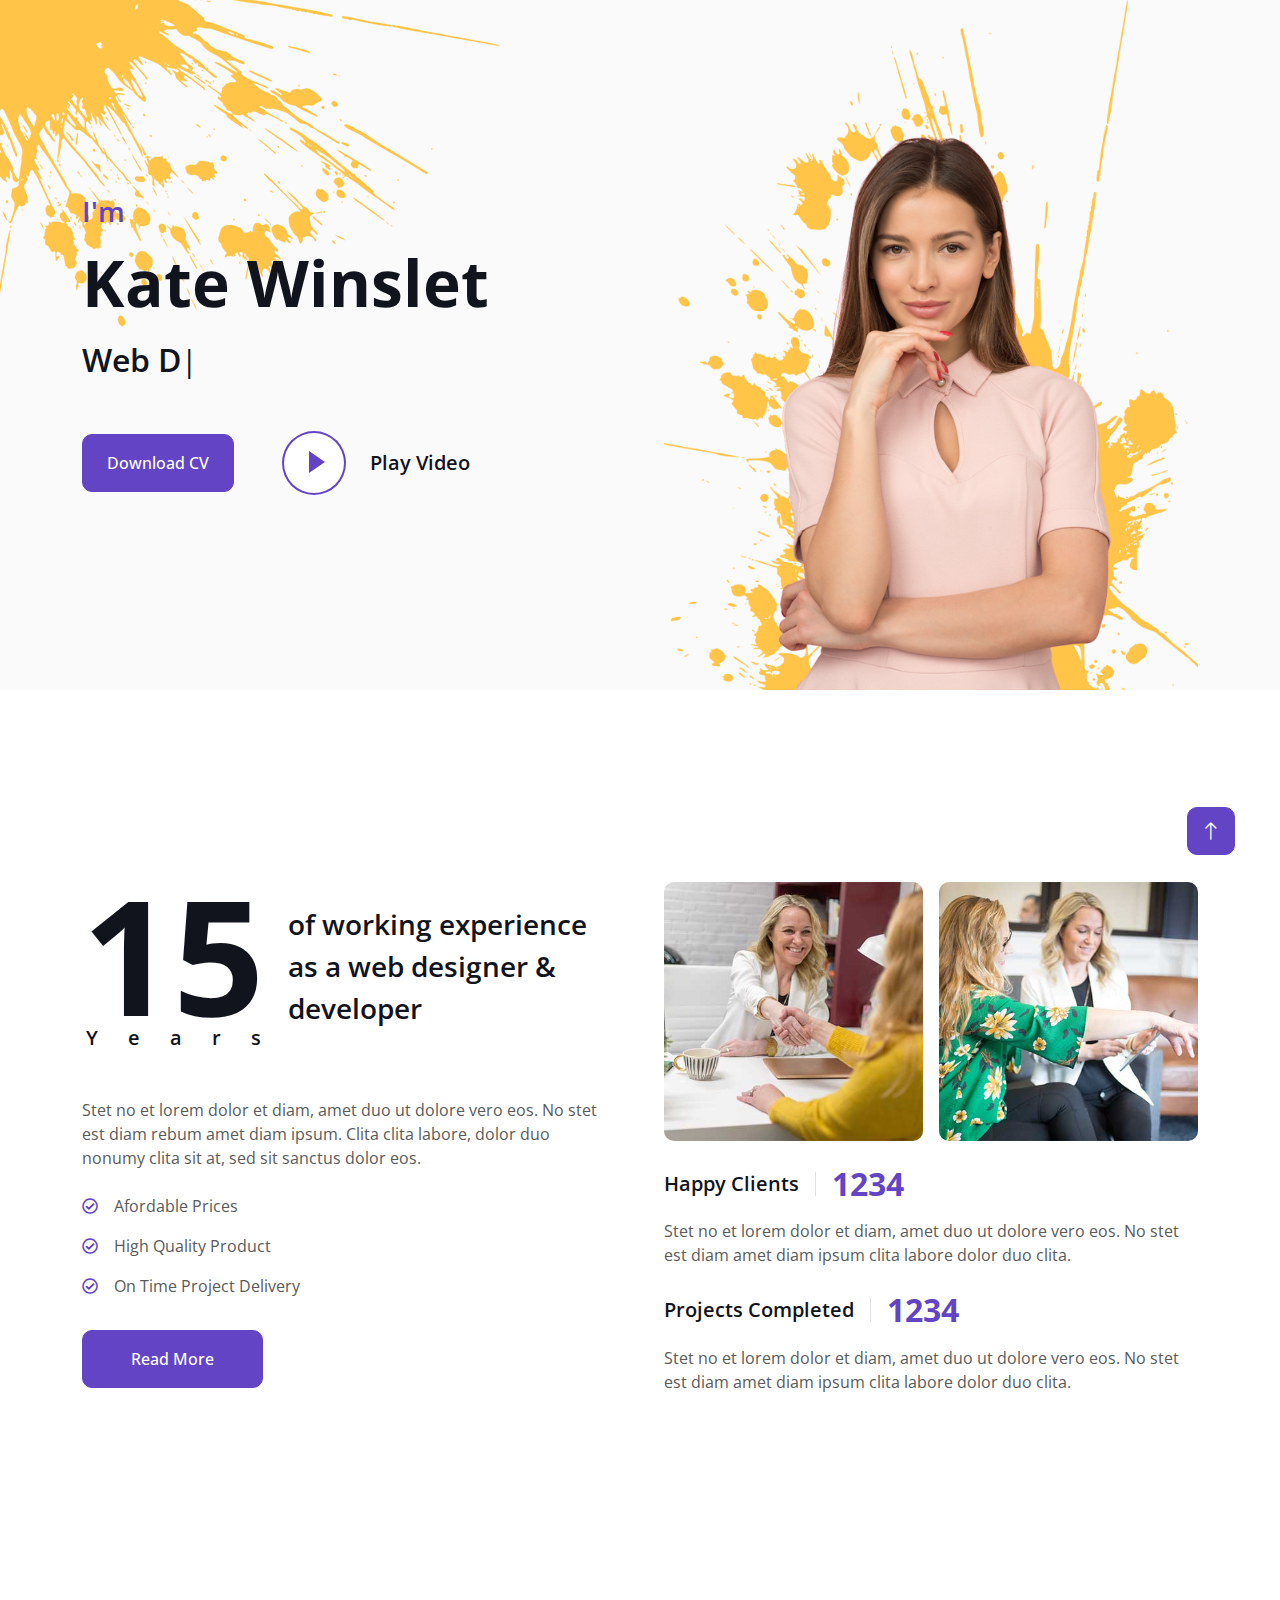
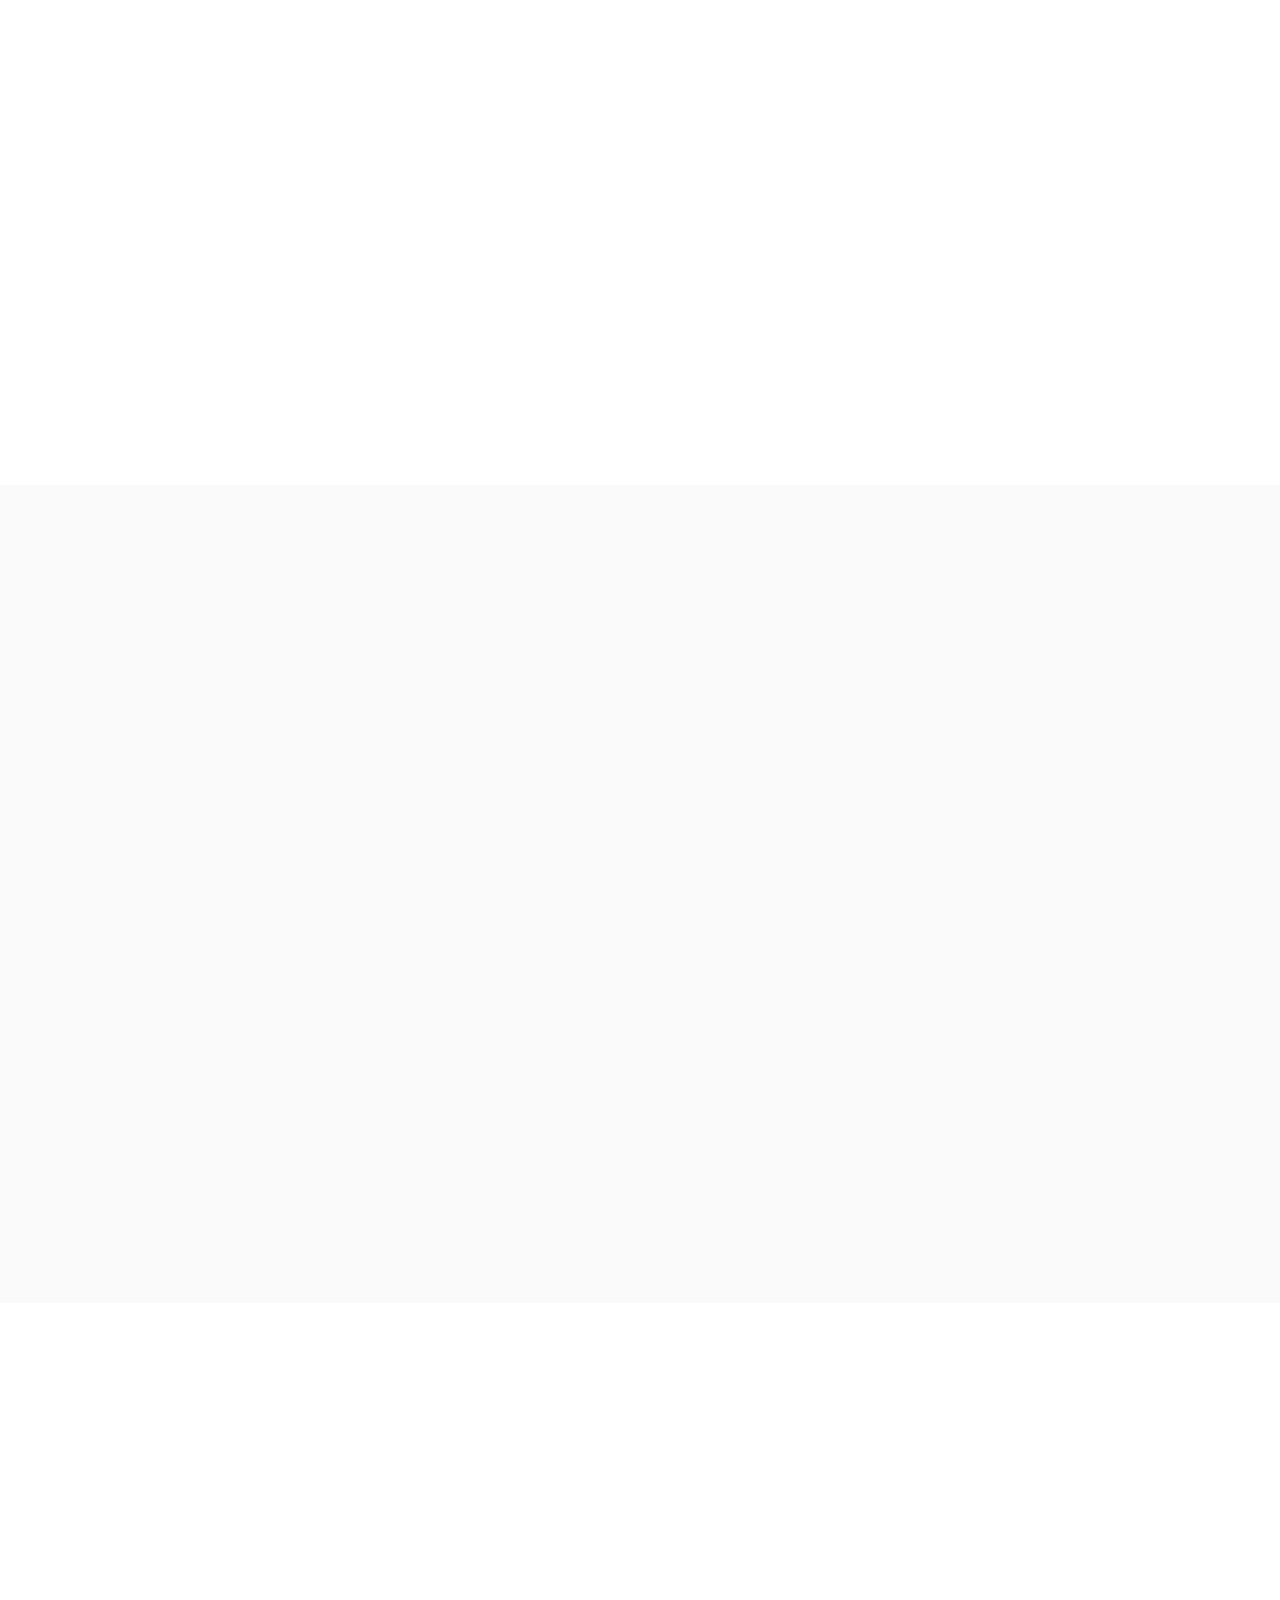
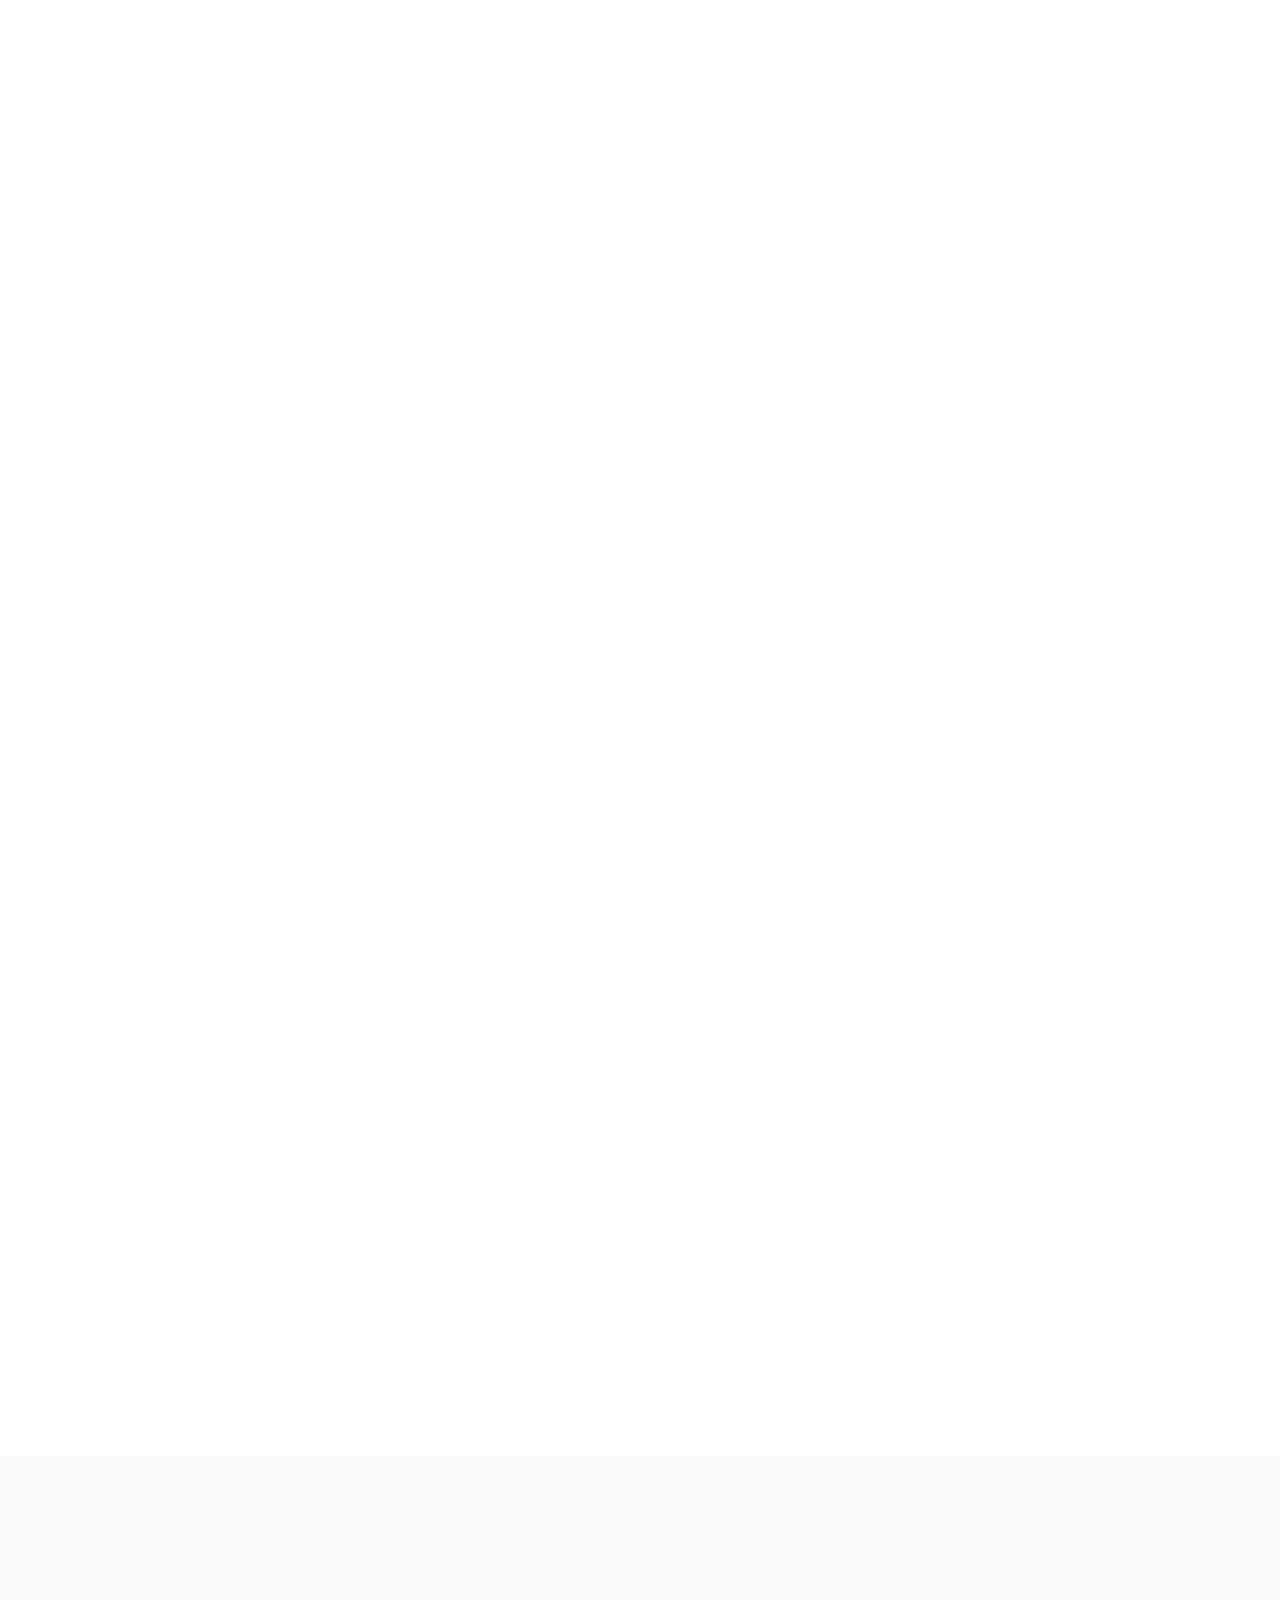
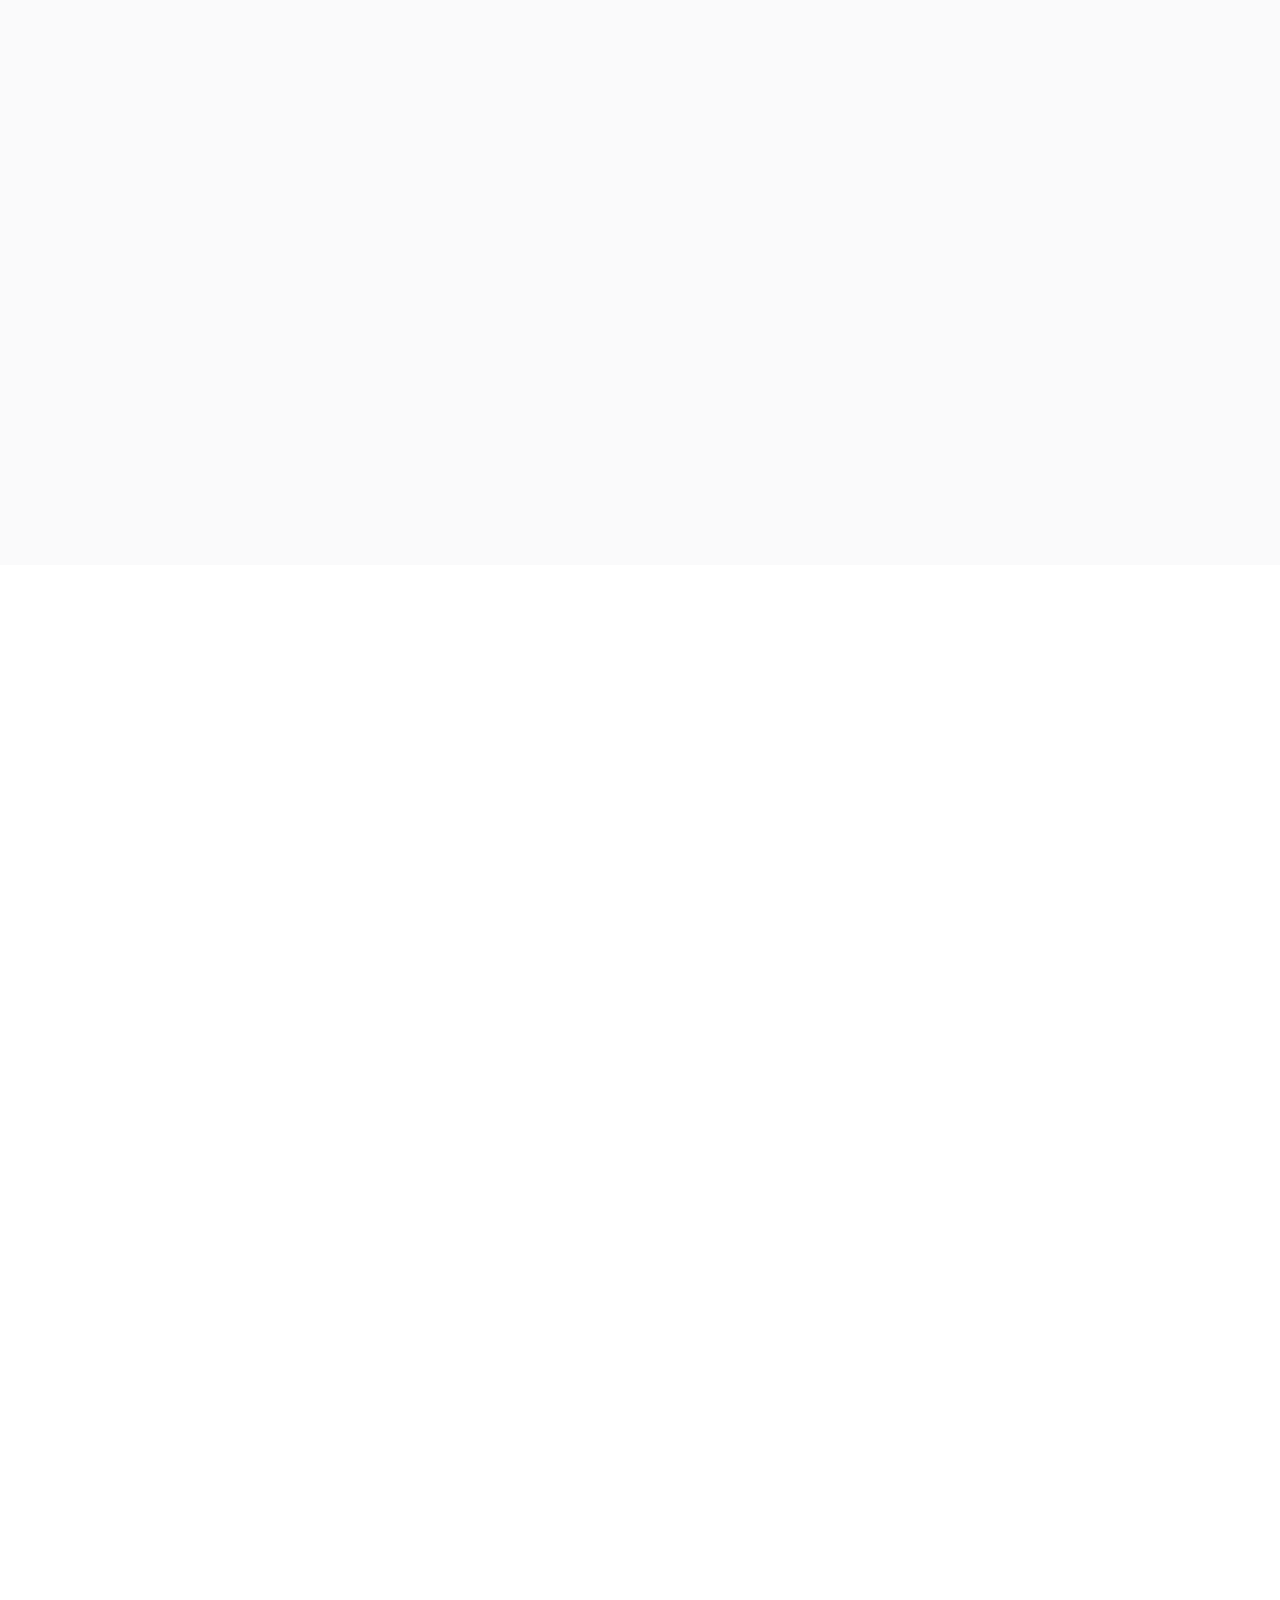
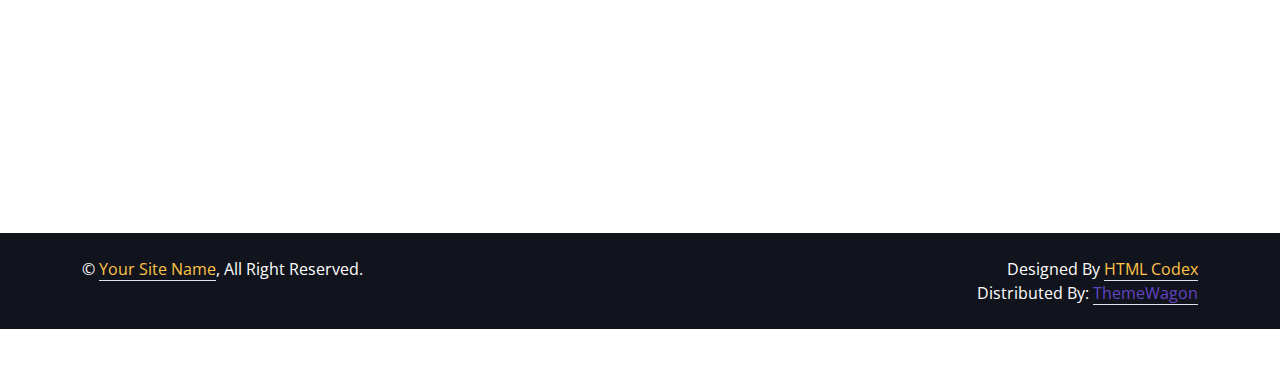
<file: static/proman-1.0.0/index.html>
<!DOCTYPE html>
<html lang="en">

<head>
    <meta charset="utf-8">
    <title>ProMan - Personal Portfolio HTML Template</title>
    <meta content="width=device-width, initial-scale=1.0" name="viewport">
    <meta content="" name="keywords">
    <meta content="" name="description">

    <!-- Favicon -->
    <link href="img/favicon.ico" rel="icon">

    <!-- Google Web Fonts -->
    <link rel="preconnect" href="https://fonts.googleapis.com">
    <link rel="preconnect" href="https://fonts.gstatic.com" crossorigin>
    <link href="https://fonts.googleapis.com/css2?family=Open+Sans:wght@400;500;600;700;800&display=swap" rel="stylesheet"> 

    <!-- Icon Font Stylesheet -->
    <link href="https://cdnjs.cloudflare.com/ajax/libs/font-awesome/5.10.0/css/all.min.css" rel="stylesheet">
    <link href="https://cdn.jsdelivr.net/npm/bootstrap-icons@1.4.1/font/bootstrap-icons.css" rel="stylesheet">

    <!-- Libraries Stylesheet -->
    <link href="lib/animate/animate.min.css" rel="stylesheet">
    <link href="lib/lightbox/css/lightbox.min.css" rel="stylesheet">
    <link href="lib/owlcarousel/assets/owl.carousel.min.css" rel="stylesheet">

    <!-- Customized Bootstrap Stylesheet -->
    <link href="css/bootstrap.min.css" rel="stylesheet">

    <!-- Template Stylesheet -->
    <link href="css/style.css" rel="stylesheet">
</head>

<body data-bs-spy="scroll" data-bs-target=".navbar" data-bs-offset="51">
    <!-- Spinner Start -->
    <div id="spinner" class="show bg-white position-fixed translate-middle w-100 vh-100 top-50 start-50 d-flex align-items-center justify-content-center">
        <div class="spinner-border text-primary" style="width: 3rem; height: 3rem;" role="status">
            <span class="sr-only">Loading...</span>
        </div>
    </div>
    <!-- Spinner End -->


    <!-- Navbar Start -->
    <nav class="navbar navbar-expand-lg bg-white navbar-light fixed-top shadow py-lg-0 px-4 px-lg-5 wow fadeIn" data-wow-delay="0.1s">
        <a href="index.html" class="navbar-brand d-block d-lg-none">
            <h1 class="text-primary fw-bold m-0">ProMan</h1>
        </a>
        <button type="button" class="navbar-toggler" data-bs-toggle="collapse" data-bs-target="#navbarCollapse">
            <span class="navbar-toggler-icon"></span>
        </button>
        <div class="collapse navbar-collapse justify-content-between py-4 py-lg-0" id="navbarCollapse">
            <div class="navbar-nav ms-auto py-0">
                <a href="#home" class="nav-item nav-link active">Home</a>
                <a href="#about" class="nav-item nav-link">About</a>
                <a href="#skill" class="nav-item nav-link">Skills</a>
                <a href="#service" class="nav-item nav-link">Services</a>
            </div>
            <a href="index.html" class="navbar-brand bg-secondary py-3 px-4 mx-3 d-none d-lg-block">
                <h1 class="text-primary fw-bold m-0">ProMan</h1>
            </a>
            <div class="navbar-nav me-auto py-0">
                <a href="#project" class="nav-item nav-link">Projects</a>
                <a href="#team" class="nav-item nav-link">Team</a>
                <a href="#testimonial" class="nav-item nav-link">Testimonial</a>
                <a href="#contact" class="nav-item nav-link">Contact</a>
            </div>
        </div>
    </nav>
    <!-- Navbar End -->


    <!-- Header Start -->
    <div class="container-fluid bg-light my-6 mt-0" id="home">
        <div class="container">
            <div class="row g-5 align-items-center">
                <div class="col-lg-6 py-6 pb-0 pt-lg-0">
                    <h3 class="text-primary mb-3">I'm</h3>
                    <h1 class="display-3 mb-3">Kate Winslet</h1>
                    <h2 class="typed-text-output d-inline"></h2>
                    <div class="typed-text d-none">Web Designer, Web Developer, Front End Developer, Apps Designer, Apps Developer</div>
                    <div class="d-flex align-items-center pt-5">
                        <a href="" class="btn btn-primary py-3 px-4 me-5">Download CV</a>
                        <button type="button" class="btn-play" data-bs-toggle="modal"
                            data-src="https://www.youtube.com/embed/DWRcNpR6Kdc" data-bs-target="#videoModal">
                            <span></span>
                        </button>
                        <h5 class="ms-4 mb-0 d-none d-sm-block">Play Video</h5>
                    </div>
                </div>
                <div class="col-lg-6">
                    <img class="img-fluid" src="img/profile.png" alt="">
                </div>
            </div>
        </div>
    </div>
    <!-- Header End -->


    <!-- Video Modal Start -->
    <div class="modal modal-video fade" id="videoModal" tabindex="-1" aria-labelledby="exampleModalLabel" aria-hidden="true">
        <div class="modal-dialog">
            <div class="modal-content rounded-0">
                <div class="modal-header">
                    <h3 class="modal-title" id="exampleModalLabel">Youtube Video</h3>
                    <button type="button" class="btn-close" data-bs-dismiss="modal" aria-label="Close"></button>
                </div>
                <div class="modal-body">
                    <!-- 16:9 aspect ratio -->
                    <div class="ratio ratio-16x9">
                        <iframe class="embed-responsive-item" src="" id="video" allowfullscreen allowscriptaccess="always"
                            allow="autoplay"></iframe>
                    </div>
                </div>
            </div>
        </div>
    </div>
    <!-- Video Modal End -->


    <!-- About Start -->
    <div class="container-xxl py-6" id="about">
        <div class="container">
            <div class="row g-5">
                <div class="col-lg-6 wow fadeInUp" data-wow-delay="0.1s">
                    <div class="d-flex align-items-center mb-5">
                        <div class="years flex-shrink-0 text-center me-4">
                            <h1 class="display-1 mb-0">15</h1>
                            <h5 class="mb-0">Years</h5>
                        </div>
                        <h3 class="lh-base mb-0">of working experience as a web designer & developer</h3>
                    </div>
                    <p class="mb-4">Stet no et lorem dolor et diam, amet duo ut dolore vero eos. No stet est diam rebum amet diam ipsum. Clita clita labore, dolor duo nonumy clita sit at, sed sit sanctus dolor eos.</p>
                    <p class="mb-3"><i class="far fa-check-circle text-primary me-3"></i>Afordable Prices</p>
                    <p class="mb-3"><i class="far fa-check-circle text-primary me-3"></i>High Quality Product</p>
                    <p class="mb-3"><i class="far fa-check-circle text-primary me-3"></i>On Time Project Delivery</p>
                    <a class="btn btn-primary py-3 px-5 mt-3" href="">Read More</a>
                </div>
                <div class="col-lg-6 wow fadeInUp" data-wow-delay="0.5s">
                    <div class="row g-3 mb-4">
                        <div class="col-sm-6">
                            <img class="img-fluid rounded" src="img/about-1.jpg" alt="">
                        </div>
                        <div class="col-sm-6">
                            <img class="img-fluid rounded" src="img/about-2.jpg" alt="">
                        </div>
                    </div>
                    <div class="d-flex align-items-center mb-3">
                        <h5 class="border-end pe-3 me-3 mb-0">Happy Clients</h5>
                        <h2 class="text-primary fw-bold mb-0" data-toggle="counter-up">1234</h2>
                    </div>
                    <p class="mb-4">Stet no et lorem dolor et diam, amet duo ut dolore vero eos. No stet est diam amet diam ipsum clita labore dolor duo clita.</p>
                    <div class="d-flex align-items-center mb-3">
                        <h5 class="border-end pe-3 me-3 mb-0">Projects Completed</h5>
                        <h2 class="text-primary fw-bold mb-0" data-toggle="counter-up">1234</h2>
                    </div>
                    <p class="mb-0">Stet no et lorem dolor et diam, amet duo ut dolore vero eos. No stet est diam amet diam ipsum clita labore dolor duo clita.</p>
                </div>
            </div>
        </div>
    </div>
    <!-- About End -->


    <!-- Expertise Start -->
    <div class="container-xxl py-6 pb-5" id="skill">
        <div class="container">
            <div class="row g-5">
                <div class="col-lg-6 wow fadeInUp" data-wow-delay="0.1s">
                    <h1 class="display-5 mb-5">Skills & Experience</h1>
                    <p class="mb-4">Stet no et lorem dolor et diam, amet duo ut dolore vero eos. No stet est diam rebum amet diam ipsum clita dolor duo clita sit.</p>
                    <h3 class="mb-4">My Skills</h3>
                    <div class="row align-items-center">
                        <div class="col-md-6">
                            <div class="skill mb-4">
                                <div class="d-flex justify-content-between">
                                    <h6 class="font-weight-bold">HTML</h6>
                                    <h6 class="font-weight-bold">95%</h6>
                                </div>
                                <div class="progress">
                                    <div class="progress-bar bg-primary" role="progressbar" aria-valuenow="95" aria-valuemin="0" aria-valuemax="100"></div>
                                </div>
                            </div>
                            <div class="skill mb-4">
                                <div class="d-flex justify-content-between">
                                    <h6 class="font-weight-bold">CSS</h6>
                                    <h6 class="font-weight-bold">85%</h6>
                                </div>
                                <div class="progress">
                                    <div class="progress-bar bg-warning" role="progressbar" aria-valuenow="85" aria-valuemin="0" aria-valuemax="100"></div>
                                </div>
                            </div>
                            <div class="skill mb-4">
                                <div class="d-flex justify-content-between">
                                    <h6 class="font-weight-bold">PHP</h6>
                                    <h6 class="font-weight-bold">90%</h6>
                                </div>
                                <div class="progress">
                                    <div class="progress-bar bg-danger" role="progressbar" aria-valuenow="90" aria-valuemin="0" aria-valuemax="100"></div>
                                </div>
                            </div>
                        </div>
                        <div class="col-md-6">
                            <div class="skill mb-4">
                                <div class="d-flex justify-content-between">
                                    <h6 class="font-weight-bold">Javascript</h6>
                                    <h6 class="font-weight-bold">90%</h6>
                                </div>
                                <div class="progress">
                                    <div class="progress-bar bg-danger" role="progressbar" aria-valuenow="90" aria-valuemin="0" aria-valuemax="100"></div>
                                </div>
                            </div>
                            <div class="skill mb-4">
                                <div class="d-flex justify-content-between">
                                    <h6 class="font-weight-bold">Angular JS</h6>
                                    <h6 class="font-weight-bold">95%</h6>
                                </div>
                                <div class="progress">
                                    <div class="progress-bar bg-dark" role="progressbar" aria-valuenow="95" aria-valuemin="0" aria-valuemax="100"></div>
                                </div>
                            </div>
                            <div class="skill mb-4">
                                <div class="d-flex justify-content-between">
                                    <h6 class="font-weight-bold">Wordpress</h6>
                                    <h6 class="font-weight-bold">85%</h6>
                                </div>
                                <div class="progress">
                                    <div class="progress-bar bg-info" role="progressbar" aria-valuenow="85" aria-valuemin="0" aria-valuemax="100"></div>
                                </div>
                            </div>
                        </div>
                    </div>
                </div>
                <div class="col-lg-6 wow fadeInUp" data-wow-delay="0.5s">
                    <ul class="nav nav-pills rounded border border-2 border-primary mb-5">
                        <li class="nav-item w-50">
                            <button class="nav-link w-100 py-3 fs-5 active" data-bs-toggle="pill" href="#tab-1">Experience</button>
                        </li>
                        <li class="nav-item w-50">
                            <button class="nav-link w-100 py-3 fs-5" data-bs-toggle="pill" href="#tab-2">Education</button>
                        </li>
                    </ul>
                    <div class="tab-content">
                        <div id="tab-1" class="tab-pane fade show p-0 active">
                            <div class="row gy-5 gx-4">
                                <div class="col-sm-6">
                                    <h5>UI Designer</h5>
                                    <hr class="text-primary my-2">
                                    <p class="text-primary mb-1">2000 - 2045</p>
                                    <h6 class="mb-0">Apex Software Inc</h6>
                                </div>
                                <div class="col-sm-6">
                                    <h5>Product Designer</h5>
                                    <hr class="text-primary my-2">
                                    <p class="text-primary mb-1">2000 - 2045</p>
                                    <h6 class="mb-0">Apex Software Inc</h6>
                                </div>
                                <div class="col-sm-6">
                                    <h5>Web Designer</h5>
                                    <hr class="text-primary my-2">
                                    <p class="text-primary mb-1">2000 - 2045</p>
                                    <h6 class="mb-0">Apex Software Inc</h6>
                                </div>
                                <div class="col-sm-6">
                                    <h5>Apps Designer</h5>
                                    <hr class="text-primary my-2">
                                    <p class="text-primary mb-1">2000 - 2045</p>
                                    <h6 class="mb-0">Apex Software Inc</h6>
                                </div>
                            </div>
                        </div>
                        <div id="tab-2" class="tab-pane fade show p-0">
                            <div class="row gy-5 gx-4">
                                <div class="col-sm-6">
                                    <h5>UI Design Course</h5>
                                    <hr class="text-primary my-2">
                                    <p class="text-primary mb-1">2000 - 2045</p>
                                    <h6 class="mb-0">Cambridge University</h6>
                                </div>
                                <div class="col-sm-6">
                                    <h5>IOS Development</h5>
                                    <hr class="text-primary my-2">
                                    <p class="text-primary mb-1">2000 - 2045</p>
                                    <h6 class="mb-0">Cambridge University</h6>
                                </div>
                                <div class="col-sm-6">
                                    <h5>Web Design</h5>
                                    <hr class="text-primary my-2">
                                    <p class="text-primary mb-1">2000 - 2045</p>
                                    <h6 class="mb-0">Cambridge University</h6>
                                </div>
                                <div class="col-sm-6">
                                    <h5>Apps Design</h5>
                                    <hr class="text-primary my-2">
                                    <p class="text-primary mb-1">2000 - 2045</p>
                                    <h6 class="mb-0">Cambridge University</h6>
                                </div>
                            </div>
                        </div>
                    </div>
                </div>
            </div>
        </div>
    </div>
    <!-- Expertise End -->


    <!-- Service Start -->
    <div class="container-fluid bg-light my-5 py-6" id="service">
        <div class="container">
            <div class="row g-5 mb-5 wow fadeInUp" data-wow-delay="0.1s">
                <div class="col-lg-6">
                    <h1 class="display-5 mb-0">My Services</h1>
                </div>
                <div class="col-lg-6 text-lg-end">
                    <a class="btn btn-primary py-3 px-5" href="">Hire Me</a>
                </div>
            </div>
            <div class="row g-4">
                <div class="col-lg-6 wow fadeInUp" data-wow-delay="0.1s">
                    <div class="service-item d-flex flex-column flex-sm-row bg-white rounded h-100 p-4 p-lg-5">
                        <div class="bg-icon flex-shrink-0 mb-3">
                            <i class="fa fa-crop-alt fa-2x text-dark"></i>
                        </div>
                        <div class="ms-sm-4">
                            <h4 class="mb-3">Creative Design</h4>
                            <h6 class="mb-3">Start from <span class="text-primary">$199</span></h6>
                            <span>Stet lorem dolor diam amet vero eos. No stet est diam amet diam ipsum. Clita dolor duo clita sit sed sit dolor eos.</span>
                        </div>
                    </div>
                </div>
                <div class="col-lg-6 wow fadeInUp" data-wow-delay="0.3s">
                    <div class="service-item d-flex flex-column flex-sm-row bg-white rounded h-100 p-4 p-lg-5">
                        <div class="bg-icon flex-shrink-0 mb-3">
                            <i class="fa fa-code-branch fa-2x text-dark"></i>
                        </div>
                        <div class="ms-sm-4">
                            <h4 class="mb-3">Graphic Design</h4>
                            <h6 class="mb-3">Start from <span class="text-primary">$199</span></h6>
                            <span>Stet lorem dolor diam amet vero eos. No stet est diam amet diam ipsum. Clita dolor duo clita sit sed sit dolor eos.</span>
                        </div>
                    </div>
                </div>
                <div class="col-lg-6 wow fadeInUp" data-wow-delay="0.1s">
                    <div class="service-item d-flex flex-column flex-sm-row bg-white rounded h-100 p-4 p-lg-5">
                        <div class="bg-icon flex-shrink-0 mb-3">
                            <i class="fa fa-code fa-2x text-dark"></i>
                        </div>
                        <div class="ms-sm-4">
                            <h4 class="mb-3">Web Design</h4>
                            <h6 class="mb-3">Start from <span class="text-primary">$199</span></h6>
                            <span>Stet lorem dolor diam amet vero eos. No stet est diam amet diam ipsum. Clita dolor duo clita sit sed sit dolor eos.</span>
                        </div>
                    </div>
                </div>
                <div class="col-lg-6 wow fadeInUp" data-wow-delay="0.3s">
                    <div class="service-item d-flex flex-column flex-sm-row bg-white rounded h-100 p-4 p-lg-5">
                        <div class="bg-icon flex-shrink-0 mb-3">
                            <i class="fa fa-laptop-code fa-2x text-dark"></i>
                        </div>
                        <div class="ms-sm-4">
                            <h4 class="mb-3">UI/UX Design</h4>
                            <h6 class="mb-3">Start from <span class="text-primary">$199</span></h6>
                            <span>Stet lorem dolor diam amet vero eos. No stet est diam amet diam ipsum. Clita dolor duo clita sit sed sit dolor eos.</span>
                        </div>
                    </div>
                </div>
            </div>
        </div>
    </div>
    <!-- Service End -->


    <!-- Projects Start -->
    <div class="container-xxl py-6 pt-5" id="project">
        <div class="container">
            <div class="row g-5 mb-5 align-items-center wow fadeInUp" data-wow-delay="0.1s">
                <div class="col-lg-6">
                    <h1 class="display-5 mb-0">My Projects</h1>
                </div>
                <div class="col-lg-6 text-lg-end">
                    <ul class="list-inline mx-n3 mb-0" id="portfolio-flters">
                        <li class="mx-3 active" data-filter="*">All Projects</li>
                        <li class="mx-3" data-filter=".first">UI/UX Design</li>
                        <li class="mx-3" data-filter=".second">Graphic Design</li>
                    </ul>
                </div>
            </div>
            <div class="row g-4 portfolio-container wow fadeInUp" data-wow-delay="0.1s">
                <div class="col-lg-4 col-md-6 portfolio-item first">
                    <div class="portfolio-img rounded overflow-hidden">
                        <img class="img-fluid" src="img/project-1.jpg" alt="">
                        <div class="portfolio-btn">
                            <a class="btn btn-lg-square btn-outline-secondary border-2 mx-1" href="img/project-1.jpg" data-lightbox="portfolio"><i class="fa fa-eye"></i></a>
                            <a class="btn btn-lg-square btn-outline-secondary border-2 mx-1" href=""><i class="fa fa-link"></i></a>
                        </div>
                    </div>
                </div>
                <div class="col-lg-4 col-md-6 portfolio-item second">
                    <div class="portfolio-img rounded overflow-hidden">
                        <img class="img-fluid" src="img/project-2.jpg" alt="">
                        <div class="portfolio-btn">
                            <a class="btn btn-lg-square btn-outline-secondary border-2 mx-1" href="img/project-2.jpg" data-lightbox="portfolio"><i class="fa fa-eye"></i></a>
                            <a class="btn btn-lg-square btn-outline-secondary border-2 mx-1" href=""><i class="fa fa-link"></i></a>
                        </div>
                    </div>
                </div>
                <div class="col-lg-4 col-md-6 portfolio-item first">
                    <div class="portfolio-img rounded overflow-hidden">
                        <img class="img-fluid" src="img/project-3.jpg" alt="">
                        <div class="portfolio-btn">
                            <a class="btn btn-lg-square btn-outline-secondary border-2 mx-1" href="img/project-3.jpg" data-lightbox="portfolio"><i class="fa fa-eye"></i></a>
                            <a class="btn btn-lg-square btn-outline-secondary border-2 mx-1" href=""><i class="fa fa-link"></i></a>
                        </div>
                    </div>
                </div>
                <div class="col-lg-4 col-md-6 portfolio-item second">
                    <div class="portfolio-img rounded overflow-hidden">
                        <img class="img-fluid" src="img/project-4.jpg" alt="">
                        <div class="portfolio-btn">
                            <a class="btn btn-lg-square btn-outline-secondary border-2 mx-1" href="img/project-4.jpg" data-lightbox="portfolio"><i class="fa fa-eye"></i></a>
                            <a class="btn btn-lg-square btn-outline-secondary border-2 mx-1" href=""><i class="fa fa-link"></i></a>
                        </div>
                    </div>
                </div>
                <div class="col-lg-4 col-md-6 portfolio-item first">
                    <div class="portfolio-img rounded overflow-hidden">
                        <img class="img-fluid" src="img/project-5.jpg" alt="">
                        <div class="portfolio-btn">
                            <a class="btn btn-lg-square btn-outline-secondary border-2 mx-1" href="img/project-5.jpg" data-lightbox="portfolio"><i class="fa fa-eye"></i></a>
                            <a class="btn btn-lg-square btn-outline-secondary border-2 mx-1" href=""><i class="fa fa-link"></i></a>
                        </div>
                    </div>
                </div>
                <div class="col-lg-4 col-md-6 portfolio-item second">
                    <div class="portfolio-img rounded overflow-hidden">
                        <img class="img-fluid" src="img/project-6.jpg" alt="">
                        <div class="portfolio-btn">
                            <a class="btn btn-lg-square btn-outline-secondary border-2 mx-1" href="img/project-6.jpg" data-lightbox="portfolio"><i class="fa fa-eye"></i></a>
                            <a class="btn btn-lg-square btn-outline-secondary border-2 mx-1" href=""><i class="fa fa-link"></i></a>
                        </div>
                    </div>
                </div>
            </div>
        </div>
    </div>
    <!-- Projects End -->


    <!-- Team Start -->
    <div class="container-xxl py-6 pb-5" id="team">
        <div class="container">
            <div class="row g-5 mb-5 wow fadeInUp" data-wow-delay="0.1s">
                <div class="col-lg-6">
                    <h1 class="display-5 mb-0">Team Members</h1>
                </div>
                <div class="col-lg-6 text-lg-end">
                    <a class="btn btn-primary py-3 px-5" href="">Contact Us</a>
                </div>
            </div>
            <div class="row g-4">
                <div class="col-lg-4 col-md-6 wow fadeInUp" data-wow-delay="0.1s">
                    <div class="team-item position-relative">
                        <img class="img-fluid rounded" src="img/team-1.jpg" alt="">
                        <div class="team-text bg-white rounded-end p-4">
                            <div>
                                <h5>Full Name</h5>
                                <span>Designer</span>
                            </div>
                            <i class="fa fa-arrow-right fa-2x text-primary"></i>
                        </div>
                    </div>
                </div>
                <div class="col-lg-4 col-md-6 wow fadeInUp" data-wow-delay="0.3s">
                    <div class="team-item position-relative">
                        <img class="img-fluid rounded" src="img/team-2.jpg" alt="">
                        <div class="team-text bg-white rounded-end p-4">
                            <div>
                                <h5>Full Name</h5>
                                <span>Designer</span>
                            </div>
                            <i class="fa fa-arrow-right fa-2x text-primary"></i>
                        </div>
                    </div>
                </div>
                <div class="col-lg-4 col-md-6 wow fadeInUp" data-wow-delay="0.5s">
                    <div class="team-item position-relative">
                        <img class="img-fluid rounded" src="img/team-3.jpg" alt="">
                        <div class="team-text bg-white rounded-end p-4">
                            <div>
                                <h5>Full Name</h5>
                                <span>Designer</span>
                            </div>
                            <i class="fa fa-arrow-right fa-2x text-primary"></i>
                        </div>
                    </div>
                </div>
            </div>
        </div>
    </div>
    <!-- Team End -->


    <!-- Testimonial Start -->
    <div class="container-fluid bg-light py-5 my-5" id="testimonial">
        <div class="container-fluid py-5">
            <h1 class="display-5 text-center mb-5 wow fadeInUp" data-wow-delay="0.1s">Testimonial</h1>
            <div class="row justify-content-center">
                <div class="col-lg-3 d-none d-lg-block">
                    <div class="testimonial-left h-100">
                        <img class="img-fluid wow fadeIn" data-wow-delay="0.1s" src="img/testimonial-1.jpg" alt="">
                        <img class="img-fluid wow fadeIn" data-wow-delay="0.3s" src="img/testimonial-2.jpg" alt="">
                        <img class="img-fluid wow fadeIn" data-wow-delay="0.5s" src="img/testimonial-3.jpg" alt="">
                    </div>
                </div>
                <div class="col-lg-6 wow fadeInUp" data-wow-delay="0.5s">
                    <div class="owl-carousel testimonial-carousel">
                        <div class="testimonial-item text-center">
                            <div class="position-relative mb-5">
                                <img class="img-fluid rounded-circle border border-secondary p-2 mx-auto" src="img/testimonial-1.jpg" alt="">
                                <div class="testimonial-icon">
                                    <i class="fa fa-quote-left text-primary"></i>
                                </div>
                            </div>
                            <p class="fs-5 fst-italic">Dolores sed duo clita tempor justo dolor et stet lorem kasd labore dolore lorem ipsum. At lorem lorem magna ut et, nonumy et labore et tempor diam tempor erat.</p>
                            <hr class="w-25 mx-auto">
                            <h5>Client Name</h5>
                            <span>Profession</span>
                        </div>
                        <div class="testimonial-item text-center">
                            <div class="position-relative mb-5">
                                <img class="img-fluid rounded-circle border border-secondary p-2 mx-auto" src="img/testimonial-2.jpg" alt="">
                                <div class="testimonial-icon">
                                    <i class="fa fa-quote-left text-primary"></i>
                                </div>
                            </div>
                            <p class="fs-5 fst-italic">Dolores sed duo clita tempor justo dolor et stet lorem kasd labore dolore lorem ipsum. At lorem lorem magna ut et, nonumy et labore et tempor diam tempor erat.</p>
                            <hr class="w-25 mx-auto">
                            <h5>Client Name</h5>
                            <span>Profession</span>
                        </div>
                        <div class="testimonial-item text-center">
                            <div class="position-relative mb-5">
                                <img class="img-fluid rounded-circle border border-secondary p-2 mx-auto" src="img/testimonial-3.jpg" alt="">
                                <div class="testimonial-icon">
                                    <i class="fa fa-quote-left text-primary"></i>
                                </div>
                            </div>
                            <p class="fs-5 fst-italic">Dolores sed duo clita tempor justo dolor et stet lorem kasd labore dolore lorem ipsum. At lorem lorem magna ut et, nonumy et labore et tempor diam tempor erat.</p>
                            <hr class="w-25 mx-auto">
                            <h5>Client Name</h5>
                            <span>Profession</span>
                        </div>
                    </div>
                </div>
                <div class="col-lg-3 d-none d-lg-block">
                    <div class="testimonial-right h-100">
                        <img class="img-fluid wow fadeIn" data-wow-delay="0.1s" src="img/testimonial-1.jpg" alt="">
                        <img class="img-fluid wow fadeIn" data-wow-delay="0.3s" src="img/testimonial-2.jpg" alt="">
                        <img class="img-fluid wow fadeIn" data-wow-delay="0.5s" src="img/testimonial-3.jpg" alt="">
                    </div>
                </div>
            </div>
        </div>
    </div>
    <!-- Testimonial End -->


    <!-- Contact Start -->
    <div class="container-xxl pb-5" id="contact">
        <div class="container py-5">
            <div class="row g-5 mb-5 wow fadeInUp" data-wow-delay="0.1s">
                <div class="col-lg-6">
                    <h1 class="display-5 mb-0">Let's Work Together</h1>
                </div>
                <div class="col-lg-6 text-lg-end">
                    <a class="btn btn-primary py-3 px-5" href="">Say Hello</a>
                </div>
            </div>
            <div class="row g-5">
                <div class="col-lg-5 col-md-6 wow fadeInUp" data-wow-delay="0.1s">
                    <p class="mb-2">My office:</p>
                    <h3 class="fw-bold">123 Street, New York, USA</h3>
                    <hr class="w-100">
                    <p class="mb-2">Call me:</p>
                    <h3 class="fw-bold">+012 345 6789</h3>
                    <hr class="w-100">
                    <p class="mb-2">Mail me:</p>
                    <h3 class="fw-bold">info@example.com</h3>
                    <hr class="w-100">
                    <p class="mb-2">Follow me:</p>
                    <div class="d-flex pt-2">
                        <a class="btn btn-square btn-primary me-2" href=""><i class="fab fa-twitter"></i></a>
                        <a class="btn btn-square btn-primary me-2" href=""><i class="fab fa-facebook-f"></i></a>
                        <a class="btn btn-square btn-primary me-2" href=""><i class="fab fa-youtube"></i></a>
                        <a class="btn btn-square btn-primary me-2" href=""><i class="fab fa-linkedin-in"></i></a>
                    </div>
                </div>
                <div class="col-lg-7 col-md-6 wow fadeInUp" data-wow-delay="0.5s">
                    <p class="mb-4">The contact form is currently inactive. Get a functional and working contact form with Ajax & PHP in a few minutes. Just copy and paste the files, add a little code and you're done. <a href="https://htmlcodex.com/contact-form">Download Now</a>.</p>
                    <form>
                        <div class="row g-3">
                            <div class="col-md-6">
                                <div class="form-floating">
                                    <input type="text" class="form-control" id="name" placeholder="Your Name">
                                    <label for="name">Your Name</label>
                                </div>
                            </div>
                            <div class="col-md-6">
                                <div class="form-floating">
                                    <input type="email" class="form-control" id="email" placeholder="Your Email">
                                    <label for="email">Your Email</label>
                                </div>
                            </div>
                            <div class="col-12">
                                <div class="form-floating">
                                    <input type="text" class="form-control" id="subject" placeholder="Subject">
                                    <label for="subject">Subject</label>
                                </div>
                            </div>
                            <div class="col-12">
                                <div class="form-floating">
                                    <textarea class="form-control" placeholder="Leave a message here" id="message" style="height: 100px"></textarea>
                                    <label for="message">Message</label>
                                </div>
                            </div>
                            <div class="col-12">
                                <button class="btn btn-primary py-3 px-5" type="submit">Send Message</button>
                            </div>
                        </div>
                    </form>
                </div>
            </div>
        </div>
    </div>
    <!-- Contact End -->


    <!-- Map Start -->
    <div class="container-xxl pt-5 px-0 wow fadeInUp" data-wow-delay="0.1s">
        <div class="container-xxl pt-5 px-0">
            <div class="bg-dark">
                <iframe
                src="https://www.google.com/maps/embed?pb=!1m18!1m12!1m3!1d3001156.4288297426!2d-78.01371936852176!3d42.72876761954724!2m3!1f0!2f0!3f0!3m2!1i1024!2i768!4f13.1!3m3!1m2!1s0x4ccc4bf0f123a5a9%3A0xddcfc6c1de189567!2sNew%20York%2C%20USA!5e0!3m2!1sen!2sbd!4v1603794290143!5m2!1sen!2sbd"
                frameborder="0" style="width: 100%; height: 450px; border:0;" allowfullscreen="" aria-hidden="false"
                tabindex="0"></iframe>
            </div>
        </div>
    </div>
    <!-- Map End -->


    <!-- Copyright Start -->
    <div class="container-fluid bg-dark text-white py-4">
            <div class="container">
                <div class="row">
                    <div class="col-md-6 text-center text-md-start mb-3 mb-md-0">
                        &copy; <a class="border-bottom text-secondary" href="#">Your Site Name</a>, All Right Reserved.
                    </div>
                    <div class="col-md-6 text-center text-md-end">
                        <!--/*** This template is free as long as you keep the footer author’s credit link/attribution link/backlink. If you'd like to use the template without the footer author’s credit link/attribution link/backlink, you can purchase the Credit Removal License from "https://htmlcodex.com/credit-removal". Thank you for your support. ***/-->
                        Designed By <a class="border-bottom text-secondary" href="https://htmlcodex.com">HTML Codex</a>
                        <br>Distributed By: <a class="border-bottom" href="https://themewagon.com" target="_blank">ThemeWagon</a>
                    </div>
                </div>
            </div>
        </div>
    </div>
    <!-- Copyright End -->


    <!-- Back to Top -->
    <a href="#" class="btn btn-lg btn-primary btn-lg-square back-to-top"><i class="bi bi-arrow-up"></i></a>


    <!-- JavaScript Libraries -->
    <script src="https://code.jquery.com/jquery-3.4.1.min.js"></script>
    <script src="https://cdn.jsdelivr.net/npm/bootstrap@5.0.0/dist/js/bootstrap.bundle.min.js"></script>
    <script src="lib/wow/wow.min.js"></script>
    <script src="lib/easing/easing.min.js"></script>
    <script src="lib/waypoints/waypoints.min.js"></script>
    <script src="lib/typed/typed.min.js"></script>
    <script src="lib/counterup/counterup.min.js"></script>
    <script src="lib/owlcarousel/owl.carousel.min.js"></script>
    <script src="lib/isotope/isotope.pkgd.min.js"></script>
    <script src="lib/lightbox/js/lightbox.min.js"></script>

    <!-- Template Javascript -->
    <script src="js/main.js"></script>
</body>

</html>
</file>
<file: static/proman-1.0.0/css/style.css>
/********** Template CSS **********/
:root {
    --primary: #6244C5;
    --secondary: #FFC448;
    --light: #FAFAFB;
    --dark: #12141D;
}

.back-to-top {
    position: fixed;
    display: none;
    right: 45px;
    bottom: 45px;
    z-index: 99;
}

.my-6 {
    margin-top: 6rem;
    margin-bottom: 6rem;
}

.py-6 {
    padding-top: 6rem;
    padding-bottom: 6rem;
}


/*** Spinner ***/
#spinner {
    opacity: 0;
    visibility: hidden;
    transition: opacity .5s ease-out, visibility 0s linear .5s;
    z-index: 99999;
}

#spinner.show {
    transition: opacity .5s ease-out, visibility 0s linear 0s;
    visibility: visible;
    opacity: 1;
}


/*** Button ***/
.btn {
    font-weight: 500;
    transition: .5s;
}

.btn.btn-primary,
.btn.btn-secondary {
    color: #FFFFFF;
}

.btn-square {
    width: 38px;
    height: 38px;
}

.btn-sm-square {
    width: 32px;
    height: 32px;
}

.btn-lg-square {
    width: 48px;
    height: 48px;
}

.btn-square,
.btn-sm-square,
.btn-lg-square {
    padding: 0;
    display: flex;
    align-items: center;
    justify-content: center;
    font-weight: normal;
}


/*** Navbar ***/
.navbar.fixed-top {
    display: none;
    transition: .5s;
}

.navbar .navbar-nav .nav-link {
    padding: 20px 15px;
    color: var(--dark);
    font-size: 18px;
    font-weight: 600;
    outline: none;
}

.navbar .navbar-nav .nav-link:hover,
.navbar .navbar-nav .nav-link.active {
    color: var(--primary);
}

@media (max-width: 991.98px) {
    .navbar .navbar-nav .nav-link  {
        padding: 10px 0;
    }
}


/*** Header ***/
#home {
    margin-bottom: 6rem;
    background: url(../img/bg-header.png) left top no-repeat;
}

.typed-cursor {
    font-size: 30px;
    color: var(--dark);
}

.btn-play {
    position: relative;
    display: block;
    box-sizing: content-box;
    width: 16px;
    height: 26px;
    border-radius: 100%;
    border: none;
    outline: none !important;
    padding: 18px 20px 20px 28px;
    background: var(--primary);
}

.btn-play:before {
    content: "";
    position: absolute;
    z-index: 0;
    left: 50%;
    top: 50%;
    transform: translateX(-50%) translateY(-50%);
    display: block;
    width: 60px;
    height: 60px;
    background: var(--primary);
    border-radius: 100%;
    animation: pulse-border 1500ms ease-out infinite;
}

.btn-play:after {
    content: "";
    position: absolute;
    z-index: 1;
    left: 50%;
    top: 50%;
    transform: translateX(-50%) translateY(-50%);
    display: block;
    width: 60px;
    height: 60px;
    background: #FFFFFF;
    border-radius: 100%;
    transition: all 200ms;
}

.btn-play span {
    display: block;
    position: relative;
    z-index: 3;
    width: 0;
    height: 0;
    left: -1px;
    border-left: 16px solid var(--primary);
    border-top: 11px solid transparent;
    border-bottom: 11px solid transparent;
}

@keyframes pulse-border {
    0% {
        transform: translateX(-50%) translateY(-50%) translateZ(0) scale(1);
        opacity: 1;
    }

    100% {
        transform: translateX(-50%) translateY(-50%) translateZ(0) scale(2);
        opacity: 0;
    }
}

.modal-video .modal-dialog {
    position: relative;
    max-width: 800px;
    margin: 60px auto 0 auto;
}

.modal-video .modal-body {
    position: relative;
    padding: 0px;
}

.modal-video .close {
    position: absolute;
    width: 30px;
    height: 30px;
    right: 0px;
    top: -30px;
    z-index: 999;
    font-size: 30px;
    font-weight: normal;
    color: #FFFFFF;
    background: #000000;
    opacity: 1;
}


/*** About ***/
#about .years .display-1 {
    font-size: 10rem;
    line-height: 9rem;
}

#about .years h5 {
    letter-spacing: 30px;
    margin-right: -30px;
}


/*** Skills ***/
#skill .progress {
    height: 5px;
    border-radius: 5px;
}

#skill .progress .progress-bar {
    width: 0px;
    border-radius: 5px;
    transition: 3s;
}

#skill .nav-pills .nav-link {
    color: var(--dark);
}

#skill .nav-pills .nav-link.active {
    color: #FFFFFF;
}

#skill .tab-content hr {
    width: 30px;
}


/*** Service ***/
.service-item .bg-icon {
    width: 100px;
    height: 100px;
    display: flex;
    align-items: center;
    justify-content: center;
    background: url(../img/bg-icon.png) center center no-repeat;
    background-size: cover;
}


/*** Project Portfolio ***/
#portfolio-flters li {
    display: inline-block;
    font-weight: 500;
    color: var(--dark);
    cursor: pointer;
    transition: .5s;
    border-bottom: 2px solid transparent;
}

#portfolio-flters li:hover,
#portfolio-flters li.active {
    color: var(--primary);
    border-color: var(--primary);
}

.portfolio-img {
    position: relative;
}

.portfolio-btn {
    position: absolute;
    width: 100%;
    height: 100%;
    top: 0;
    left: 0;
    background: rgba(98, 68, 197, .9);
    display: flex;
    align-items: flex-end;
    justify-content: flex-start;
    padding: 30px;
    padding-bottom: 100px !important;
    opacity: 0;
    transition: .5s;
}

.portfolio-item:hover .portfolio-btn {
    opacity: 1;
    padding-bottom: 30px !important;
}


/*** Team ***/
.team-item img {
    transition: .5s;
}

.team-item:hover img {
    opacity: .7;
}

.team-item .team-text {
    position: absolute;
    left: 0;
    right: 60px;
    bottom: 30px;
    display: flex;
    align-items: center;
    justify-content: space-between;
    opacity: 0;
    transition: .5s;
}

.team-item:hover .team-text {
    right: 30px;
    opacity: 1;
}

.team-item .team-text div {
    transition: .5s;
}

.team-item:hover .team-text div {
    margin-left: 30px;
}


/*** Testimonial ***/
.testimonial-left,
.testimonial-right {
    position: relative;
}

.testimonial-left img,
.testimonial-right img {
    position: absolute;
    padding: 5px;
    border: 1px solid var(--secondary);
    border-radius: 70px;
}

.testimonial-left img:nth-child(1),
.testimonial-right img:nth-child(3) {
    width: 70px;
    height: 70px;
    top: 10%;
    left: 50%;
    transform: translateX(-50%);
}

.testimonial-left img:nth-child(2),
.testimonial-right img:nth-child(2) {
    width: 60px;
    height: 60px;
    top: 50%;
    left: 10%;
    transform: translateY(-50%);
}

.testimonial-left img:nth-child(3),
.testimonial-right img:nth-child(1) {
    width: 50px;
    height: 50px;
    bottom: 10%;
    right: 10%;
}

.testimonial-carousel .owl-item img {
    width: 120px;
    height: 120px;
}

.testimonial-carousel .testimonial-icon {
    position: absolute;
    width: 40px;
    height: 40px;
    left: 50%;
    bottom: -15px;
    transform: translateX(-50%);
    display: flex;
    align-items: center;
    justify-content: center;
    background: #FFFFFF;
    border: 1px solid var(--secondary);
    border-radius: 60px;
}

.testimonial-carousel .owl-dots {
    height: 40px;
    margin-top: 25px;
    display: flex;
    align-items: center;
    justify-content: center;
}

.testimonial-carousel .owl-dot {
    position: relative;
    display: inline-block;
    margin: 0 5px;
    width: 30px;
    height: 30px;
    background: #FFFFFF;
    border: 2px solid var(--secondary);
    border-radius: 30px;
    transition: .5s;
}

.testimonial-carousel .owl-dot::after {
    position: absolute;
    content: "";
    width: 16px;
    height: 16px;
    top: 5px;
    left: 5px;
    border-radius: 16px;
    background: var(--secondary);
    transition: .5s;
}

.testimonial-carousel .owl-dot.active::after {
    background: var(--primary);
}
</file>
